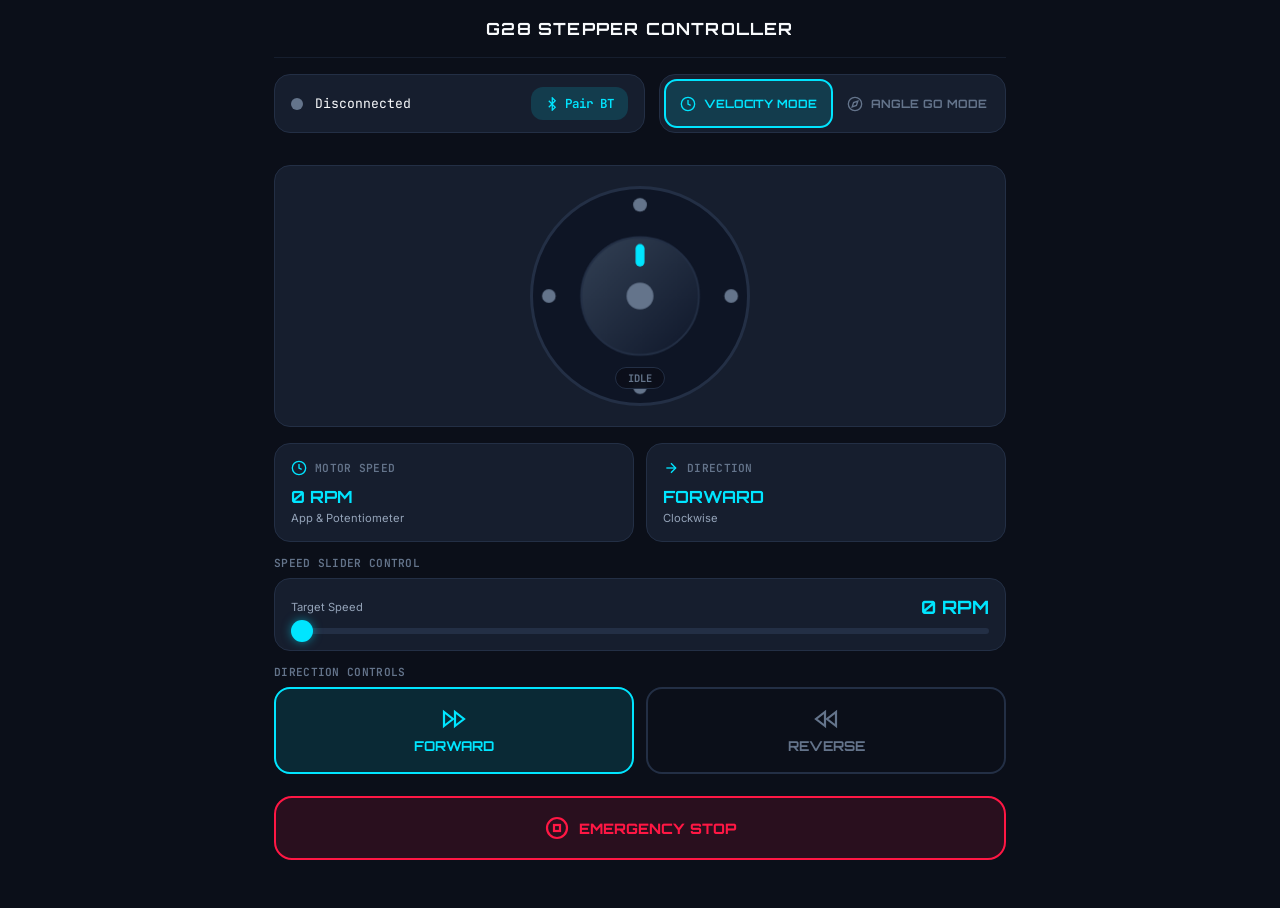
<file: index.html>
<!DOCTYPE html>
<html lang="en">
<head>
  <meta charset="UTF-8">
  <meta name="viewport" content="width=device-width, initial-scale=1.0, maximum-scale=1.0, user-scalable=no">
  <meta name="theme-color" content="#0B0F19">
  <meta name="description" content="G28 Stepper Motor Controller Web App">
  <title>G28 Stepper Controller</title>
  <link rel="preconnect" href="https://fonts.googleapis.com">
  <link rel="preconnect" href="https://fonts.gstatic.com" crossorigin>
  <link href="https://fonts.googleapis.com/css2?family=Inter:wght@400;500;600;700&family=JetBrains+Mono:wght@500;600;700&family=Orbitron:wght@600;700;800;900&display=swap" rel="stylesheet">
  <link rel="stylesheet" href="css/main.css?v=20260819_3">
  <link rel="stylesheet" href="css/components.css?v=20260819_3">
</head>
<body>
  <div class="app-shell">
    <header class="app-bar">
      <h1>G28 STEPPER CONTROLLER</h1>
    </header>

    <!-- TOP ROW: Connection Bar + Mode Tabs -->
    <div class="top-bar">
      <div class="card connection-bar">
        <div id="connDot" class="conn-dot"></div>
        <span id="connText" class="conn-text">Disconnected</span>
        <button id="btnPair" class="btn-pair">
          <svg width="14" height="14" viewBox="0 0 24 24" fill="none" stroke="currentColor" stroke-width="2.2"><path d="M6.5 6.5 17.5 17.5l-5 5V1.5l5 5L6.5 17.5"/></svg>
          Pair BT
        </button>
        <button id="btnDiscon" class="btn-discon" style="display:none;">Disconnect</button>
      </div>

      <div class="mode-tabs">
        <button id="tabVel" class="mode-tab vel-on">
          <svg width="16" height="16" viewBox="0 0 24 24" fill="none" stroke="currentColor" stroke-width="2"><circle cx="12" cy="12" r="10"/><polyline points="12 6 12 12 16 14"/></svg>
          VELOCITY MODE
        </button>
        <button id="tabAng" class="mode-tab">
          <svg width="16" height="16" viewBox="0 0 24 24" fill="none" stroke="currentColor" stroke-width="2"><circle cx="12" cy="12" r="10"/><polygon points="16.24 7.76 14.12 14.12 7.76 16.24 9.88 9.88 16.24 7.76"/></svg>
          ANGLE GO MODE
        </button>
      </div>
    </div>

    <!-- Emergency Banner (when active) -->
    <div class="e-banner-wrap">
      <div id="eBanner" class="e-banner">
        <svg width="24" height="24" viewBox="0 0 24 24" fill="none" stroke="var(--danger-red)" stroke-width="2.2"><path d="m21.73 18-8-14a2 2 0 0 0-3.48 0l-8 14A2 2 0 0 0 4 21h16a2 2 0 0 0 1.73-3Z"/><line x1="12" y1="9" x2="12" y2="13"/><line x1="12" y1="17" x2="12.01" y2="17"/></svg>
        <div>
          <div class="e-banner-title">EMERGENCY STOP ACTIVE</div>
          <div class="e-banner-sub">Motor outputs released. Press button to resume.</div>
        </div>
      </div>
    </div>

    <!-- CENTERED MOTOR ANIMATION ON TOP -->
    <div class="motor-center-wrap">
      <div class="card motor-card">
        <div id="motorRing" class="motor-ring">
          <canvas id="motorCanvas" width="220" height="220"></canvas>
          <div id="motorPill" class="motor-pill">IDLE</div>
        </div>
      </div>
    </div>

    <!-- CONTROLS & EVERYTHING ELSE (BELOW MOTOR ANIMATION) -->
    <div class="controls-wrapper">

      <!-- 1. VELOCITY MODE PAGE -->
      <div id="velPage">
        <div class="info-row">
          <div class="card">
            <div class="info-hdr">
              <svg width="16" height="16" viewBox="0 0 24 24" fill="none" stroke="var(--primary-cyan)" stroke-width="2"><circle cx="12" cy="12" r="10"/><polyline points="12 6 12 12 16 14"/></svg>
              <span class="label-sm">MOTOR SPEED</span>
            </div>
            <div id="speedVal" class="info-val" style="color:var(--primary-cyan)">0 RPM</div>
            <div class="sub-sm">App &amp; Potentiometer</div>
          </div>
          <div class="card">
            <div class="info-hdr">
              <svg width="16" height="16" viewBox="0 0 24 24" fill="none" stroke="var(--primary-cyan)" stroke-width="2"><path d="M5 12h14"/><path d="m12 5 7 7-7 7"/></svg>
              <span class="label-sm">DIRECTION</span>
            </div>
            <div id="dirVal" class="info-val" style="color:var(--primary-cyan)">FORWARD</div>
            <div id="dirSub" class="sub-sm">Clockwise</div>
          </div>
        </div>

        <div class="label-sm gap-md">SPEED SLIDER CONTROL</div>
        <div class="card slider-card gap-sm">
          <div class="slider-top">
            <span class="sub-sm">Target Speed</span>
            <span id="sliderVal" class="slider-val">0 RPM</span>
          </div>
          <input type="range" id="slider" class="sl" min="0" max="80" value="0">
        </div>

        <div class="label-sm gap-md">DIRECTION CONTROLS</div>
        <div class="dir-row gap-sm">
          <button id="btnFwd" class="dir-btn sel-fwd">
            <svg width="24" height="24" viewBox="0 0 24 24" fill="none" stroke="currentColor" stroke-width="2.2"><polygon points="13 19 22 12 13 5 13 19"/><polygon points="2 19 11 12 2 5 2 19"/></svg>
            <span>FORWARD</span>
          </button>
          <button id="btnRev" class="dir-btn">
            <svg width="24" height="24" viewBox="0 0 24 24" fill="none" stroke="currentColor" stroke-width="2.2"><polygon points="11 19 2 12 11 5 11 19"/><polygon points="22 19 13 12 22 5 22 19"/></svg>
            <span>REVERSE</span>
          </button>
        </div>
      </div>

      <!-- 2. ANGLE GO MODE PAGE -->
      <div id="angPage" style="display:none;">
        <div class="card angle-card">
          <div>
            <div style="display:flex;align-items:center;gap:8px;">
              <svg width="16" height="16" viewBox="0 0 24 24" fill="none" stroke="var(--warning-yellow)" stroke-width="2"><circle cx="12" cy="12" r="10"/><polygon points="16.24 7.76 14.12 14.12 7.76 16.24 9.88 9.88 16.24 7.76"/></svg>
              <span class="label-sm">CURRENT ANGLE</span>
            </div>
            <div id="angleVal" class="angle-val">0°</div>
          </div>
          <button id="btnTare" class="btn-tare">
            <svg width="16" height="16" viewBox="0 0 24 24" fill="none" stroke="currentColor" stroke-width="2"><circle cx="12" cy="12" r="10"/><circle cx="12" cy="12" r="3"/></svg>
            Reset to 0°
          </button>
        </div>

        <div class="label-sm gap-md" style="color:var(--warning-yellow)">TARGET ANGLE POSITIONING</div>
        <div class="card gap-sm">
          <div class="sub-sm">Select or enter relative target movement:</div>
          <div class="chips" style="margin-top:14px;">
            <button class="chip" data-deg="15">+15°</button>
            <button class="chip" data-deg="45">+45°</button>
            <button class="chip" data-deg="90">+90°</button>
            <button class="chip" data-deg="180">+180°</button>
            <button class="chip" data-deg="-45">-45°</button>
            <button class="chip" data-deg="-90">-90°</button>
            <button class="chip" data-deg="-180">-180°</button>
          </div>
          <div class="angle-input-row">
            <input type="number" id="angleInput" class="angle-input" value="90" placeholder="Target Angle">
            <button id="btnGo" class="btn-go">
              <svg width="18" height="18" viewBox="0 0 24 24" fill="currentColor"><polygon points="5 3 19 12 5 21 5 3"/></svg>
              GO
            </button>
          </div>
        </div>
      </div>

      <!-- 3. EMERGENCY STOP BUTTON -->
      <button id="btnStop" class="e-stop">
        <svg width="24" height="24" viewBox="0 0 24 24" fill="none" stroke="currentColor" stroke-width="2.2"><circle cx="12" cy="12" r="10"/><rect x="9" y="9" width="6" height="6"/></svg>
        <span id="stopText">EMERGENCY STOP</span>
      </button>

    </div>
  </div>

  <script src="js/visualizers/stepper_canvas.js?v=20260819_3"></script>
  <script src="js/hardware/ble_service.js?v=20260819_3"></script>
  <script src="js/app.js?v=20260819_3"></script>
</body>
</html>
</file>
<file: css/main.css>
@import url('https://fonts.googleapis.com/css2?family=Inter:wght@400;500;600;700&family=JetBrains+Mono:wght@500;600;700&family=Orbitron:wght@600;700;800;900&display=swap');

:root {
  --bg-dark: #0B0F19;
  --card-bg: #161E2E;
  --card-border: #232F45;
  --primary-cyan: #00E5FF;
  --accent-purple: #8B5CF6;
  --success-green: #10B981;
  --danger-red: #FF1744;
  --warning-yellow: #FFC107;
  --text-main: #F8FAFC;
  --text-muted: #94A3B8;
  --text-dim: #64748B;
  --font-header: 'Orbitron', sans-serif;
  --font-mono: 'JetBrains Mono', monospace;
  --font-body: 'Inter', sans-serif;
}

* { box-sizing: border-box; margin: 0; padding: 0; -webkit-tap-highlight-color: transparent; }

body {
  background: var(--bg-dark);
  color: var(--text-main);
  font-family: var(--font-body);
  min-height: 100vh;
  display: flex;
  justify-content: center;
}

/* Master container: centered, responsive max-width on desktop */
.app-shell {
  width: 100%;
  max-width: 780px;
  min-height: 100vh;
  display: flex;
  flex-direction: column;
  padding: 0 16px 40px 16px;
}

@media (min-width: 768px) {
  .app-shell {
    padding: 0 24px 48px 24px;
  }
}

.app-bar {
  display: flex;
  align-items: center;
  justify-content: center;
  padding: 18px 20px;
  border-bottom: 1px solid rgba(35,47,69,.5);
  margin-bottom: 16px;
}
.app-bar h1 {
  font-family: var(--font-header);
  font-size: 1.05rem;
  font-weight: 700;
  letter-spacing: 1.2px;
  color: var(--text-main);
}

/* Top bar: Connection Bar + Mode Tabs */
.top-bar {
  display: flex;
  flex-direction: column;
  gap: 12px;
  margin-bottom: 14px;
}

@media (min-width: 640px) {
  .top-bar {
    flex-direction: row;
    align-items: stretch;
    gap: 14px;
  }
  .top-bar .connection-bar {
    flex: 1;
    margin-bottom: 0;
  }
  .top-bar .mode-tabs {
    flex: 1;
    margin-bottom: 0;
  }
}

/* Emergency banner wrapper */
.e-banner-wrap {
  width: 100%;
  margin-bottom: 14px;
}

/* Centered Motor Animation Section on top */
.motor-center-wrap {
  display: flex;
  justify-content: center;
  align-items: center;
  width: 100%;
  margin: 4px 0 16px 0;
}

/* Controls section placed below motor */
.controls-wrapper {
  display: flex;
  flex-direction: column;
  gap: 14px;
  width: 100%;
}

.card {
  background: var(--card-bg);
  border: 1px solid var(--card-border);
  border-radius: 16px;
  padding: 16px;
}

.label-sm {
  font-family: var(--font-mono);
  font-size: .7rem;
  font-weight: 600;
  color: var(--text-dim);
  letter-spacing: .3px;
}

.sub-sm {
  font-size: .7rem;
  color: var(--text-muted);
}

.gap-sm { margin-top: 8px; }
.gap-md { margin-top: 14px; }
</file>
<file: css/components.css>
/* ==========================================================================
   G28 STEPPER CONTROLLER — COMPONENT STYLES
   ========================================================================== */

/* ── Connection Bar ── */
.connection-bar {
  display: flex;
  align-items: center;
  padding: 12px 16px;
}

.conn-dot {
  width: 12px;
  height: 12px;
  border-radius: 50%;
  background: var(--text-dim);
  flex-shrink: 0;
  transition: all .3s;
}
.conn-dot.on {
  background: var(--success-green);
  box-shadow: 0 0 8px rgba(16,185,129,.5);
}
.conn-dot.mid {
  background: var(--warning-yellow);
  box-shadow: 0 0 8px rgba(255,193,7,.5);
}

.conn-text {
  flex: 1;
  margin-left: 12px;
  font-family: var(--font-mono);
  font-size: .82rem;
  color: var(--text-main);
  white-space: nowrap;
  overflow: hidden;
  text-overflow: ellipsis;
}

.btn-pair {
  margin-left: auto;
  background: rgba(0,229,255,.15);
  color: var(--primary-cyan);
  border: none;
  padding: 8px 14px;
  border-radius: 12px;
  font-family: var(--font-mono);
  font-size: .78rem;
  font-weight: 600;
  display: flex;
  align-items: center;
  gap: 6px;
  cursor: pointer;
  transition: background .2s ease;
}
.btn-pair:hover { background: rgba(0,229,255,.25); }
.btn-pair:active { opacity: .7; }

.btn-discon {
  margin-left: auto;
  background: none;
  border: none;
  color: var(--danger-red);
  font-family: var(--font-mono);
  font-size: .78rem;
  font-weight: 600;
  cursor: pointer;
  padding: 8px 12px;
}

/* ── Mode Tabs ── */
.mode-tabs {
  display: flex;
  background: var(--card-bg);
  border: 1px solid var(--card-border);
  border-radius: 16px;
  padding: 4px;
}

.mode-tab {
  flex: 1;
  display: flex;
  align-items: center;
  justify-content: center;
  gap: 8px;
  padding: 12px 6px;
  border-radius: 13px;
  border: 2px solid transparent;
  background: transparent;
  color: var(--text-dim);
  font-family: var(--font-header);
  font-size: .72rem;
  font-weight: 700;
  cursor: pointer;
  transition: all .2s;
}
.mode-tab.vel-on {
  background: rgba(0,229,255,.15);
  border-color: var(--primary-cyan);
  color: var(--primary-cyan);
}
.mode-tab.ang-on {
  background: rgba(255,193,7,.15);
  border-color: var(--warning-yellow);
  color: var(--warning-yellow);
}

/* ── Emergency Banner ── */
.e-banner {
  display: none;
  padding: 12px 16px;
  background: rgba(255,23,68,.12);
  border: 2px solid var(--danger-red);
  border-radius: 16px;
  align-items: center;
  gap: 12px;
}
.e-banner.show { display: flex; }
.e-banner svg { flex-shrink: 0; }
.e-banner-title {
  font-family: var(--font-header);
  font-size: .82rem;
  color: var(--danger-red);
  font-weight: 700;
}
.e-banner-sub {
  font-size: .7rem;
  color: var(--text-muted);
}

/* ── Center Motor Animation Section ── */
.motor-card {
  display: flex;
  flex-direction: column;
  align-items: center;
  justify-content: center;
  padding: 20px 16px;
  width: 100%;
}

.motor-ring {
  width: 200px;
  height: 200px;
  border-radius: 50%;
  background: #0e1525;
  border: 3px solid var(--card-border);
  position: relative;
  display: flex;
  align-items: center;
  justify-content: center;
  transition: border-color .3s, box-shadow .3s;
}

@media (min-width: 768px) {
  .motor-ring {
    width: 220px;
    height: 220px;
  }
}

.motor-ring.fwd {
  border-color: var(--primary-cyan);
  box-shadow: 0 0 20px rgba(0,229,255,.25);
}
.motor-ring.rev {
  border-color: var(--accent-purple);
  box-shadow: 0 0 20px rgba(139,92,246,.25);
}
.motor-ring.ang {
  border-color: var(--warning-yellow);
  box-shadow: 0 0 20px rgba(255,193,7,.3);
}
.motor-ring.stop {
  border-color: var(--danger-red);
  box-shadow: 0 0 20px rgba(255,23,68,.3);
}

#motorCanvas {
  position: absolute;
  inset: 0;
  width: 100%;
  height: 100%;
  border-radius: 50%;
}

.motor-pill {
  position: absolute;
  bottom: 14px;
  padding: 3px 12px;
  background: rgba(11,15,25,.92);
  border: 1px solid var(--card-border);
  border-radius: 12px;
  font-family: var(--font-mono);
  font-size: .65rem;
  font-weight: 700;
  color: var(--text-dim);
  z-index: 2;
  backdrop-filter: blur(6px);
  transition: all .2s;
}
.motor-pill.c-fwd { color: var(--primary-cyan); }
.motor-pill.c-rev { color: var(--accent-purple); }
.motor-pill.c-ang { color: var(--warning-yellow); border-color: rgba(255,193,7,.4); }
.motor-pill.c-stop { color: var(--danger-red); border-color: var(--danger-red); }

/* ── Info Cards Row ── */
.info-row {
  display: grid;
  grid-template-columns: 1fr 1fr;
  gap: 12px;
}
.info-hdr {
  display: flex;
  align-items: center;
  gap: 8px;
  margin-bottom: 10px;
}
.info-val {
  font-family: var(--font-header);
  font-size: 1.05rem;
  font-weight: 700;
  margin-bottom: 4px;
}

/* ── Speed Slider Card ── */
.slider-card {
  display: flex;
  flex-direction: column;
  gap: 10px;
}
.slider-top {
  display: flex;
  justify-content: space-between;
  align-items: center;
}
.slider-val {
  font-family: var(--font-header);
  font-size: 1.15rem;
  font-weight: 700;
  color: var(--primary-cyan);
}

input[type="range"].sl {
  -webkit-appearance: none;
  appearance: none;
  width: 100%;
  height: 6px;
  background: var(--card-border);
  border-radius: 4px;
  outline: none;
  cursor: pointer;
}
input[type="range"].sl::-webkit-slider-thumb {
  -webkit-appearance: none;
  width: 22px;
  height: 22px;
  border-radius: 50%;
  background: var(--primary-cyan);
  cursor: pointer;
  box-shadow: 0 0 10px rgba(0,229,255,.5);
}
input[type="range"].sl::-moz-range-thumb {
  width: 22px;
  height: 22px;
  border-radius: 50%;
  background: var(--primary-cyan);
  cursor: pointer;
  border: none;
}

/* ── Direction Buttons ── */
.dir-row {
  display: grid;
  grid-template-columns: 1fr 1fr;
  gap: 12px;
}
.dir-btn {
  background: transparent;
  border: 2px solid var(--card-border);
  border-radius: 16px;
  padding: 18px 8px;
  display: flex;
  flex-direction: column;
  align-items: center;
  gap: 6px;
  cursor: pointer;
  transition: all .2s;
}
.dir-btn svg { color: var(--text-dim); transition: color .2s; }
.dir-btn span {
  font-family: var(--font-header);
  font-size: .85rem;
  font-weight: 700;
  color: var(--text-dim);
  transition: color .2s;
}
.dir-btn.sel-fwd {
  background: rgba(0,229,255,.12);
  border-color: var(--primary-cyan);
}
.dir-btn.sel-fwd svg, .dir-btn.sel-fwd span { color: var(--primary-cyan); }
.dir-btn.sel-rev {
  background: rgba(139,92,246,.12);
  border-color: var(--accent-purple);
}
.dir-btn.sel-rev svg, .dir-btn.sel-rev span { color: var(--accent-purple); }

/* ── Angle Mode ── */
.angle-card {
  display: flex;
  justify-content: space-between;
  align-items: center;
}
.angle-val {
  font-family: var(--font-header);
  font-size: 1.6rem;
  font-weight: 800;
  color: var(--warning-yellow);
  margin-top: 6px;
}
.btn-tare {
  background: transparent;
  border: 1px solid var(--warning-yellow);
  color: var(--warning-yellow);
  padding: 10px 14px;
  border-radius: 12px;
  font-family: var(--font-mono);
  font-size: .75rem;
  font-weight: 600;
  display: flex;
  align-items: center;
  gap: 6px;
  cursor: pointer;
}
.btn-tare:active { opacity: .7; }

.chips {
  display: flex;
  gap: 8px;
  overflow-x: auto;
  padding-bottom: 2px;
  flex-wrap: wrap;
}
.chips::-webkit-scrollbar { display: none; }

.chip {
  background: var(--bg-dark);
  border: 1px solid var(--card-border);
  color: var(--warning-yellow);
  font-family: var(--font-mono);
  font-size: .75rem;
  font-weight: 600;
  padding: 8px 16px;
  border-radius: 16px;
  cursor: pointer;
  flex-shrink: 0;
  transition: all .2s;
}
.chip:active {
  border-color: var(--warning-yellow);
  background: rgba(255,193,7,.1);
}

.angle-input-row {
  display: flex;
  gap: 12px;
  margin-top: 14px;
}
.angle-input {
  flex: 1;
  background: var(--bg-dark);
  border: 1px solid var(--card-border);
  border-radius: 14px;
  padding: 12px 16px;
  color: var(--text-main);
  font-family: var(--font-mono);
  font-size: .95rem;
  outline: none;
}
.angle-input:focus { border-color: var(--warning-yellow); }

.btn-go {
  background: var(--warning-yellow);
  color: var(--bg-dark);
  border: none;
  border-radius: 14px;
  padding: 12px 22px;
  font-family: var(--font-header);
  font-size: .85rem;
  font-weight: 800;
  display: flex;
  align-items: center;
  gap: 6px;
  cursor: pointer;
  transition: opacity .2s;
}
.btn-go:active { opacity: .8; }

/* ── Emergency Stop Button ── */
.e-stop {
  width: 100%;
  padding: 18px;
  border-radius: 18px;
  border: 2px solid var(--danger-red);
  background: rgba(255,23,68,.12);
  color: var(--danger-red);
  font-family: var(--font-header);
  font-size: .9rem;
  font-weight: 800;
  display: flex;
  align-items: center;
  justify-content: center;
  gap: 10px;
  cursor: pointer;
  transition: all .2s;
  margin-top: 8px;
}
.e-stop:hover {
  background: var(--danger-red);
  color: #fff;
}
.e-stop:active { opacity: .8; }
.e-stop.on {
  background: var(--danger-red);
  color: #fff;
  box-shadow: 0 0 20px rgba(255,23,68,.5);
}
</file>
